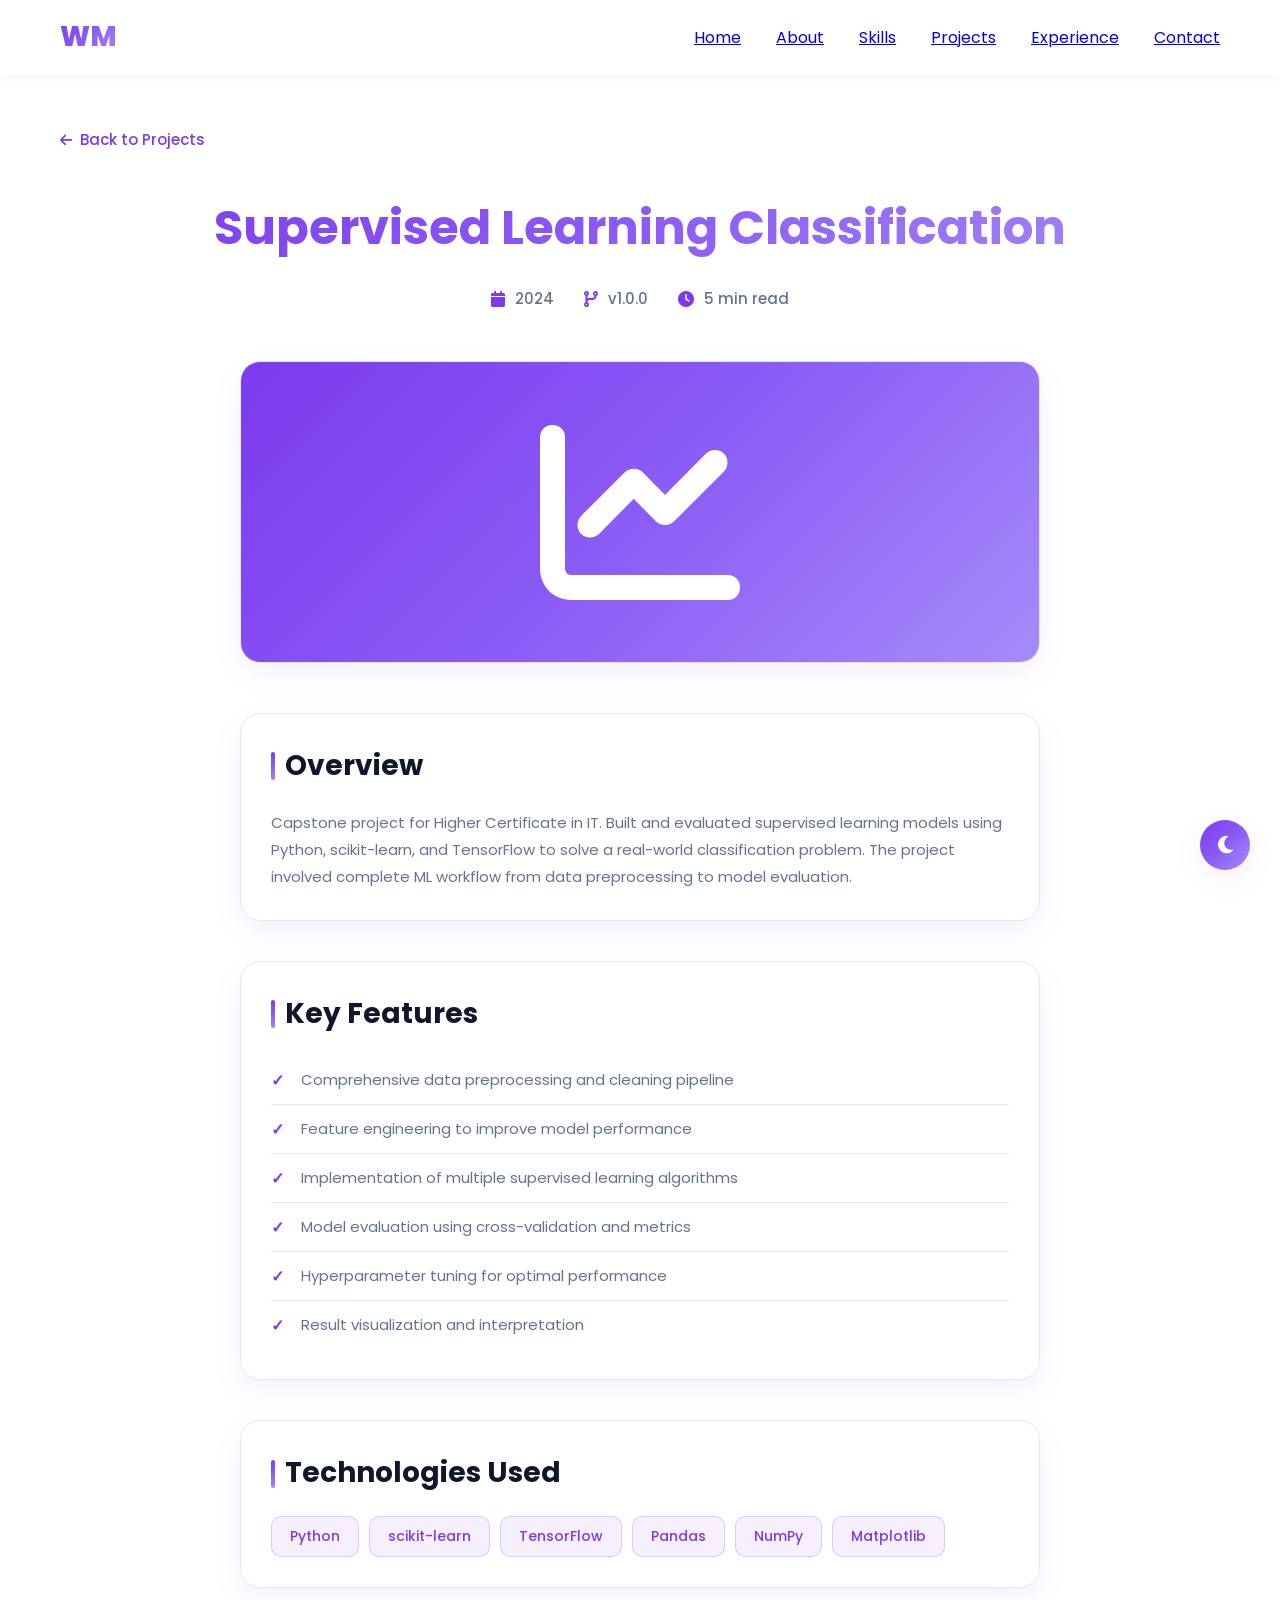
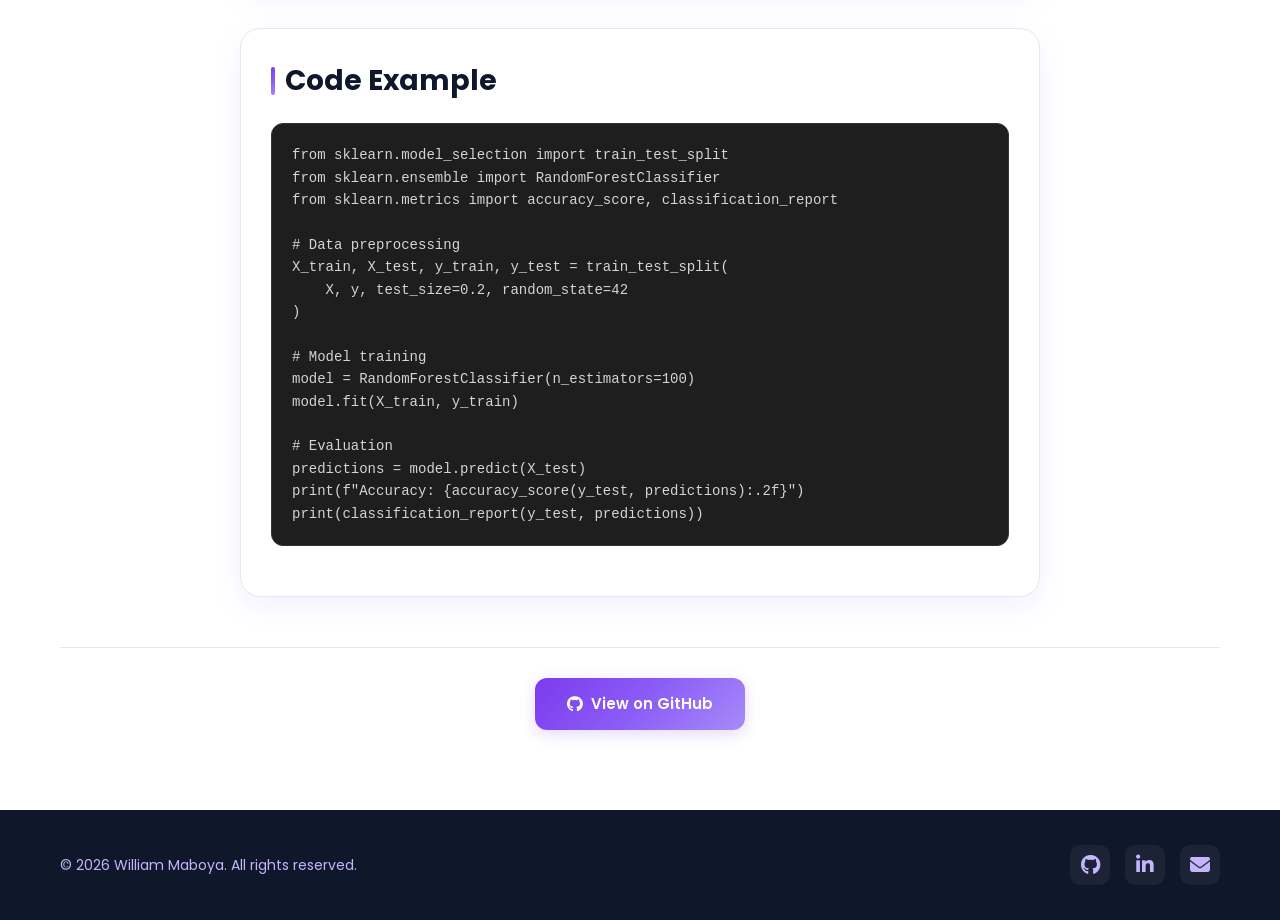
<file: My Portfolio/project-detail.html>
<!DOCTYPE html>
<html lang="en">
<head>
    <meta charset="UTF-8">
    <meta name="viewport" content="width=device-width, initial-scale=1.0">
    <title>Project Detail | William Maboya</title>
    <link rel="stylesheet" href="css/style.css">
    <link rel="stylesheet" href="https://cdnjs.cloudflare.com/ajax/libs/font-awesome/6.4.0/css/all.min.css">
    <link href="https://fonts.googleapis.com/css2?family=Poppins:wght@300;400;500;600;700;800&display=swap" rel="stylesheet">
</head>
<body>
    <!-- Dark Mode Toggle -->
    <button class="dark-mode-toggle" id="darkModeToggle" aria-label="Toggle dark mode">
        <i class="fas fa-moon"></i>
    </button>

    <!-- Reading Progress Bar -->
    <div class="reading-progress-bar"></div>

    <!-- Navigation -->
    <nav class="navbar">
        <div class="container">
            <div class="nav-brand">
                <a href="index.html" class="logo">WM</a>
            </div>
            <div class="nav-menu">
                <ul class="nav-links">
                    <li><a href="index.html#home">Home</a></li>
                    <li><a href="index.html#about">About</a></li>
                    <li><a href="index.html#skills">Skills</a></li>
                    <li><a href="index.html#projects" class="active">Projects</a></li>
                    <li><a href="index.html#experience">Experience</a></li>
                    <li><a href="index.html#contact">Contact</a></li>
                </ul>
            </div>
            <div class="nav-toggle" aria-label="Toggle navigation">
                <i class="fas fa-bars"></i>
            </div>
        </div>
    </nav>

    <main class="project-detail">
        <div class="container">
            <a href="index.html#projects" class="back-to-portfolio">
                <i class="fas fa-arrow-left"></i> Back to Projects
            </a>
            
            <div class="project-header">
                <h1 id="project-title">Project Detail</h1>
                <div class="project-meta">
                    <div class="project-meta-item">
                        <i class="fas fa-calendar"></i>
                        <span id="project-date">2024</span>
                    </div>
                    <div class="project-meta-item">
                        <i class="fas fa-code-branch"></i>
                        <span id="project-version">v1.0.0</span>
                    </div>
                    <div class="project-meta-item">
                        <i class="fas fa-clock"></i>
                        <span id="project-readtime">5 min read</span>
                    </div>
                </div>
            </div>
            
            <div class="project-image-hero" id="project-image">
                <i class="fas fa-code"></i>
            </div>
            
            <div class="project-content-detail" id="project-content"></div>
            
            <div class="project-links-detail">
                <a href="#" class="btn btn-primary" id="github-link" target="_blank">
                    <i class="fab fa-github"></i> View on GitHub
                </a>
                <a href="#" class="btn btn-outline" id="demo-link" target="_blank" style="display: none;">
                    <i class="fas fa-external-link-alt"></i> Live Demo
                </a>
            </div>
        </div>
    </main>

    <footer class="footer">
        <div class="container">
            <div class="footer-content">
                <div class="footer-text">
                    <p>&copy; 2026 William Maboya. All rights reserved.</p>
                </div>
                <div class="footer-social">
                    <a href="https://github.com/" target="_blank" aria-label="GitHub"><i class="fab fa-github"></i></a>
                    <a href="https://www.linkedin.com/in/william-maboya" target="_blank" aria-label="LinkedIn"><i class="fab fa-linkedin-in"></i></a>
                    <a href="mailto:willemmaboya08@gmail.com" aria-label="Email"><i class="fas fa-envelope"></i></a>
                </div>
            </div>
        </div>
    </footer>

    <button id="back-to-top" class="back-to-top" aria-label="Back to top">
        <i class="fas fa-arrow-up"></i>
    </button>

    <script>
        // Dark Mode Toggle
        const darkModeToggle = document.getElementById('darkModeToggle');
        if (darkModeToggle) {
            const darkMode = localStorage.getItem('darkMode') === 'enabled';
            if (darkMode) {
                document.body.classList.add('dark-mode');
                darkModeToggle.innerHTML = '<i class="fas fa-sun"></i>';
            }
            darkModeToggle.addEventListener('click', () => {
                document.body.classList.toggle('dark-mode');
                if (document.body.classList.contains('dark-mode')) {
                    localStorage.setItem('darkMode', 'enabled');
                    darkModeToggle.innerHTML = '<i class="fas fa-sun"></i>';
                } else {
                    localStorage.setItem('darkMode', 'disabled');
                    darkModeToggle.innerHTML = '<i class="fas fa-moon"></i>';
                }
            });
        }
        
        // Reading Progress Bar
        const progressBar = document.querySelector('.reading-progress-bar');
        if (progressBar) {
            window.addEventListener('scroll', () => {
                const windowHeight = window.innerHeight;
                const documentHeight = document.documentElement.scrollHeight;
                const scrollTop = window.scrollY;
                const progress = (scrollTop / (documentHeight - windowHeight)) * 100;
                progressBar.style.width = `${Math.min(progress, 100)}%`;
            });
        }
        
        // Back to Top Button
        const backToTop = document.getElementById('back-to-top');
        if (backToTop) {
            window.addEventListener('scroll', () => {
                backToTop.style.display = window.scrollY > 300 ? 'flex' : 'none';
            });
            backToTop.addEventListener('click', () => {
                window.scrollTo({ top: 0, behavior: 'smooth' });
            });
        }
        
        // Mobile Navigation
        const navToggle = document.querySelector('.nav-toggle');
        const navMenu = document.querySelector('.nav-menu');
        if (navToggle) {
            navToggle.addEventListener('click', (e) => {
                e.stopPropagation();
                navMenu.classList.toggle('active');
            });
        }
        document.addEventListener('click', (e) => {
            if (navMenu && navMenu.classList.contains('active') && 
                !navMenu.contains(e.target) && !navToggle.contains(e.target)) {
                navMenu.classList.remove('active');
            }
        });
        
        // Navbar scroll effect
        const navbar = document.querySelector('.navbar');
        window.addEventListener('scroll', () => {
            if (window.scrollY > 100) {
                navbar.classList.add('scrolled');
            } else {
                navbar.classList.remove('scrolled');
            }
        });
        
        // Project Data
        const projects = {
            'classification-model': {
                title: 'Supervised Learning Classification',
                date: '2024',
                version: 'v1.0.0',
                readtime: '5 min read',
                github: 'https://github.com/william-maboya/ML-Classification-Model',
                demo: null,
                icon: 'fa-chart-line',
                content: `
                    <div class="project-section">
                        <h2>Overview</h2>
                        <p>Capstone project for Higher Certificate in IT. Built and evaluated supervised learning models using Python, scikit-learn, and TensorFlow to solve a real-world classification problem. The project involved complete ML workflow from data preprocessing to model evaluation.</p>
                    </div>
                    <div class="project-section">
                        <h2>Key Features</h2>
                        <ul class="feature-list">
                            <li>Comprehensive data preprocessing and cleaning pipeline</li>
                            <li>Feature engineering to improve model performance</li>
                            <li>Implementation of multiple supervised learning algorithms</li>
                            <li>Model evaluation using cross-validation and metrics</li>
                            <li>Hyperparameter tuning for optimal performance</li>
                            <li>Result visualization and interpretation</li>
                        </ul>
                    </div>
                    <div class="project-section">
                        <h2>Technologies Used</h2>
                        <div class="tech-stack">
                            <span class="tech-badge">Python</span>
                            <span class="tech-badge">scikit-learn</span>
                            <span class="tech-badge">TensorFlow</span>
                            <span class="tech-badge">Pandas</span>
                            <span class="tech-badge">NumPy</span>
                            <span class="tech-badge">Matplotlib</span>
                        </div>
                    </div>
                    <div class="project-section">
                        <h2>Code Example</h2>
                        <div class="code-block"><pre>from sklearn.model_selection import train_test_split
from sklearn.ensemble import RandomForestClassifier
from sklearn.metrics import accuracy_score, classification_report

# Data preprocessing
X_train, X_test, y_train, y_test = train_test_split(
    X, y, test_size=0.2, random_state=42
)

# Model training
model = RandomForestClassifier(n_estimators=100)
model.fit(X_train, y_train)

# Evaluation
predictions = model.predict(X_test)
print(f"Accuracy: {accuracy_score(y_test, predictions):.2f}")
print(classification_report(y_test, predictions))</pre></div>
                    </div>
                `
            },
            'data-pipeline': {
                title: 'Data Preprocessing Pipeline',
                date: '2024',
                version: 'v1.0.0',
                readtime: '4 min read',
                github: 'https://github.com/william-maboya/Data-Preprocessing-Pipeline',
                demo: null,
                icon: 'fa-filter',
                content: `
                    <div class="project-section">
                        <h2>Overview</h2>
                        <p>Developed end-to-end data preprocessing pipelines as part of BSc IT coursework. The pipeline handles missing values, feature scaling, encoding categorical variables, and feature engineering for machine learning workflows.</p>
                    </div>
                    <div class="project-section">
                        <h2>Key Features</h2>
                        <ul class="feature-list">
                            <li>Automated missing value detection and imputation</li>
                            <li>Feature scaling and normalization</li>
                            <li>Categorical variable encoding (One-Hot, Label)</li>
                            <li>Feature selection and engineering</li>
                            <li>Pipeline persistence for reuse</li>
                            <li>Integration with scikit-learn pipelines</li>
                        </ul>
                    </div>
                    <div class="project-section">
                        <h2>Technologies Used</h2>
                        <div class="tech-stack">
                            <span class="tech-badge">Python</span>
                            <span class="tech-badge">Pandas</span>
                            <span class="tech-badge">NumPy</span>
                            <span class="tech-badge">scikit-learn</span>
                            <span class="tech-badge">Data Engineering</span>
                        </div>
                    </div>
                `
            },
            'ml-web-integration': {
                title: 'ML Model Web Integration',
                date: '2024',
                version: 'v1.0.0',
                readtime: '5 min read',
                github: 'https://github.com/william-maboya/ML-Model-Web-Integration',
                demo: null,
                icon: 'fa-globe',
                content: `
                    <div class="project-section">
                        <h2>Overview</h2>
                        <p>Integrated trained machine learning models into web applications to solve real-world problems. The project demonstrates end-to-end ML deployment from model training to web interface.</p>
                    </div>
                    <div class="project-section">
                        <h2>Key Features</h2>
                        <ul class="feature-list">
                            <li>Flask-based web application backend</li>
                            <li>ML model loading and inference API</li>
                            <li>Interactive user interface for predictions</li>
                            <li>Result visualization and display</li>
                            <li>Error handling and input validation</li>
                        </ul>
                    </div>
                    <div class="project-section">
                        <h2>Technologies Used</h2>
                        <div class="tech-stack">
                            <span class="tech-badge">Python</span>
                            <span class="tech-badge">Flask</span>
                            <span class="tech-badge">HTML/CSS</span>
                            <span class="tech-badge">scikit-learn</span>
                            <span class="tech-badge">JavaScript</span>
                            <span class="tech-badge">Model Deployment</span>
                        </div>
                    </div>
                `
            }
        };
        
        const urlParams = new URLSearchParams(window.location.search);
        const projectId = urlParams.get('id') || 'classification-model';
        const project = projects[projectId];
        
        if (project) {
            document.getElementById('project-title').textContent = project.title;
            document.getElementById('project-date').textContent = project.date;
            document.getElementById('project-version').textContent = project.version;
            document.getElementById('project-readtime').textContent = project.readtime;
            document.getElementById('project-content').innerHTML = project.content;
            
            const githubBtn = document.getElementById('github-link');
            if (project.github) {
                githubBtn.href = project.github;
                githubBtn.style.display = 'inline-flex';
            } else {
                githubBtn.style.display = 'none';
            }
            
            const demoBtn = document.getElementById('demo-link');
            if (project.demo) {
                demoBtn.style.display = 'inline-flex';
                demoBtn.href = project.demo;
            } else {
                demoBtn.style.display = 'none';
            }
            
            document.title = project.title + ' | William Maboya';
            
            const iconElement = document.querySelector('#project-image i');
            if (iconElement) iconElement.className = 'fas ' + project.icon;
        }
    </script>
</body>
</html>
</file>
<file: My Portfolio/css/style.css>
/* ============================================ */
/* RESET AND BASE STYLES */
/* ============================================ */
* {
    margin: 0;
    padding: 0;
    box-sizing: border-box;
}

:root {
    --primary-color: #7c3aed;
    --primary-dark: #6d28d9;
    --secondary-color: #8b5cf6;
    --accent-color: #a78bfa;
    --dark: #0f172a;
    --dark-light: #1e1b4b;
    --light: #faf9ff;
    --gray: #64748b;
    --white: #ffffff;
    --black: #0f172a;
    --success: #10b981;
    --warning: #f59e0b;
    --gradient: linear-gradient(135deg, #7c3aed 0%, #8b5cf6 50%, #a78bfa 100%);
    --gradient-dark: linear-gradient(135deg, #5b21b6 0%, #7c3aed 100%);
    --box-shadow: 0 10px 30px rgba(124, 58, 237, 0.08);
    --transition: all 0.3s ease;
}

html {
    scroll-behavior: smooth;
}

body {
    font-family: 'Poppins', sans-serif;
    line-height: 1.6;
    color: var(--dark);
    overflow-x: hidden;
    background-color: var(--white);
    transition: var(--transition);
}

.container {
    max-width: 1200px;
    margin: 0 auto;
    padding: 0 20px;
}

/* ============================================ */
/* IN PROGRESS BADGE */
/* ============================================ */
.in-progress-badge {
    display: inline-block;
    background: linear-gradient(135deg, #f59e0b 0%, #d97706 100%);
    color: white;
    font-size: 11px;
    font-weight: 600;
    padding: 3px 10px;
    border-radius: 20px;
    margin-left: 8px;
    text-transform: uppercase;
    letter-spacing: 0.5px;
    vertical-align: middle;
}

body.dark-mode .in-progress-badge {
    background: linear-gradient(135deg, #fbbf24 0%, #f59e0b 100%);
    color: #0f172a;
}

.status-banner {
    background: linear-gradient(135deg, #7c3aed 0%, #8b5cf6 100%);
    color: white;
    padding: 12px 24px;
    border-radius: 12px;
    margin: 20px 0;
    display: inline-block;
    font-weight: 500;
}

body.dark-mode .status-banner {
    background: linear-gradient(135deg, #a78bfa 0%, #8b5cf6 100%);
    color: #0f172a;
}

/* ============================================ */
/* DARK MODE */
/* ============================================ */
body.dark-mode {
    background-color: #0a0a1a;
    color: #e2e8f0;
}

body.dark-mode .navbar {
    background-color: #1a1035;
    box-shadow: 0 5px 20px rgba(0, 0, 0, 0.3);
}

body.dark-mode .navbar.scrolled {
    background: rgba(26, 16, 53, 0.95);
}

body.dark-mode .nav-link {
    color: #e2e8f0;
}

body.dark-mode .about {
    background-color: #0a0a1a;
}

body.dark-mode .project-card,
body.dark-mode .contact-card,
body.dark-mode .timeline-content,
body.dark-mode .contact-form,
body.dark-mode .stat-card,
body.dark-mode .project-section {
    background-color: #1a1035;
    color: #e2e8f0;
    box-shadow: 0 10px 30px rgba(0, 0, 0, 0.2);
    border-color: #2d1f55;
}

body.dark-mode .skill-badge {
    background-color: #2d1f55;
    color: #a78bfa;
    border-color: #4c1d95;
}

body.dark-mode .skill-badge:hover {
    background: var(--primary-color);
    color: white;
    border-color: var(--primary-color);
}

body.dark-mode .filter-btn {
    background-color: #1a1035;
    color: #e2e8f0;
    border-color: #2d1f55;
}

body.dark-mode .filter-btn.active {
    background: var(--gradient);
    color: white;
}

body.dark-mode .form-group input,
body.dark-mode .form-group textarea,
body.dark-mode .skill-search {
    background-color: #2d1f55;
    border-color: #4c1d95;
    color: #e2e8f0;
}

body.dark-mode .form-group input:focus,
body.dark-mode .form-group textarea:focus {
    border-color: var(--primary-color);
}

body.dark-mode .nav-menu {
    background-color: #1a1035;
}

body.dark-mode .section-title,
body.dark-mode .about-text h3,
body.dark-mode .skills-category h3,
body.dark-mode .project-content h3,
body.dark-mode .timeline-content h3,
body.dark-mode .contact-card h3,
body.dark-mode .project-section h2 {
    color: #ffffff;
}

body.dark-mode .info-label {
    color: #e2e8f0;
}

body.dark-mode .info-value {
    color: #c4b5fd;
}

body.dark-mode .stat-label,
body.dark-mode .project-content p,
body.dark-mode .timeline-content p,
body.dark-mode .contact-card p,
body.dark-mode .about-text p,
body.dark-mode .project-section p,
body.dark-mode .feature-list li {
    color: #c4b5fd;
}

body.dark-mode .hero-wave svg path {
    fill: #0a0a1a;
}

body.dark-mode .project-detail {
    background: #0a0a1a;
}

body.dark-mode .project-image-hero {
    border-color: #2d1f55;
}

body.dark-mode .project-links-detail {
    border-top-color: #2d1f55;
}

body.dark-mode .feature-list li {
    border-bottom-color: #2d1f55;
}

body.dark-mode .success-message {
    background: #064e3b;
    color: #a7f3d0;
}

body.dark-mode .error-message {
    background: #7f1d1d;
    color: #fecaca;
}

/* ============================================ */
/* DARK MODE TOGGLE */
/* ============================================ */
.dark-mode-toggle {
    position: fixed;
    bottom: 30px;
    right: 30px;
    width: 50px;
    height: 50px;
    border-radius: 50%;
    background: var(--gradient);
    border: none;
    color: white;
    cursor: pointer;
    z-index: 999;
    box-shadow: var(--box-shadow);
    transition: var(--transition);
    display: flex;
    align-items: center;
    justify-content: center;
    font-size: 20px;
}

.dark-mode-toggle:hover {
    transform: scale(1.1);
    box-shadow: 0 10px 30px rgba(124, 58, 237, 0.4);
}

/* ============================================ */
/* READING PROGRESS BAR */
/* ============================================ */
.reading-progress-bar {
    position: fixed;
    top: 0;
    left: 0;
    width: 0;
    height: 4px;
    background: var(--gradient);
    z-index: 1001;
    transition: width 0.3s ease;
}

/* ============================================ */
/* BACK TO TOP BUTTON */
/* ============================================ */
.back-to-top {
    position: fixed;
    bottom: 90px;
    right: 30px;
    width: 45px;
    height: 45px;
    border-radius: 12px;
    background: var(--gradient);
    border: none;
    color: white;
    cursor: pointer;
    z-index: 998;
    box-shadow: var(--box-shadow);
    transition: var(--transition);
    display: none;
    align-items: center;
    justify-content: center;
    font-size: 18px;
}

.back-to-top:hover {
    transform: translateY(-3px);
    box-shadow: 0 15px 40px rgba(124, 58, 237, 0.3);
}

/* ============================================ */
/* NAVIGATION */
/* ============================================ */
.navbar {
    position: fixed;
    top: 0;
    left: 0;
    width: 100%;
    background: rgba(255, 255, 255, 0.95);
    backdrop-filter: blur(10px);
    box-shadow: 0 2px 10px rgba(0, 0, 0, 0.05);
    z-index: 1000;
    transition: var(--transition);
    padding: 15px 0;
}

.navbar.scrolled {
    padding: 10px 0;
}

.navbar .container {
    display: flex;
    justify-content: space-between;
    align-items: center;
}

.logo {
    font-size: 28px;
    font-weight: 800;
    color: var(--primary-color);
    text-decoration: none;
    background: var(--gradient);
    -webkit-background-clip: text;
    -webkit-text-fill-color: transparent;
    background-clip: text;
}

.nav-links {
    display: flex;
    list-style: none;
    gap: 35px;
}

.nav-link {
    text-decoration: none;
    color: var(--dark);
    font-weight: 500;
    transition: var(--transition);
    position: relative;
    padding: 5px 0;
    font-size: 15px;
}

.nav-link::after {
    content: '';
    position: absolute;
    bottom: -5px;
    left: 0;
    width: 0;
    height: 2px;
    background: var(--gradient);
    transition: var(--transition);
    border-radius: 2px;
}

.nav-link:hover::after,
.nav-link.active::after {
    width: 100%;
}

.nav-link:hover,
.nav-link.active {
    color: var(--primary-color);
}

.nav-toggle {
    display: none;
    font-size: 24px;
    cursor: pointer;
    color: var(--dark);
}

body.dark-mode .nav-toggle {
    color: #e2e8f0;
}

/* ============================================ */
/* HERO SECTION */
/* ============================================ */
.hero {
    min-height: 100vh;
    background: linear-gradient(135deg, #7c3aed 0%, #8b5cf6 50%, #a78bfa 100%);
    position: relative;
    overflow: visible;
    padding: 100px 0 60px;
    display: flex;
    align-items: center;
}

.hero-content {
    display: grid;
    grid-template-columns: 1fr 1fr;
    gap: 60px;
    align-items: center;
    padding: 40px 0 20px;
    position: relative;
    z-index: 10;
}

.hero-text {
    color: var(--white);
    position: relative;
    z-index: 10;
    padding-bottom: 20px;
}

.greeting {
    font-size: 18px;
    font-weight: 500;
    display: inline-block;
    margin-bottom: 20px;
    animation: fadeInUp 0.8s ease;
    background: rgba(255, 255, 255, 0.15);
    padding: 8px 20px;
    border-radius: 50px;
    backdrop-filter: blur(10px);
}

.hero-title {
    font-size: 58px;
    font-weight: 800;
    margin-bottom: 15px;
    animation: fadeInUp 0.8s ease 0.2s both;
    line-height: 1.2;
    text-shadow: 0 2px 20px rgba(0,0,0,0.1);
}

.typed-container {
    font-size: 28px;
    font-weight: 600;
    margin-bottom: 20px;
    min-height: 70px;
    animation: fadeInUp 0.8s ease 0.4s both;
}

.typed-text {
    color: #fbbf24;
    text-shadow: 0 2px 10px rgba(0,0,0,0.1);
}

.cursor {
    display: inline-block;
    width: 3px;
    margin-left: 3px;
    background-color: var(--white);
    animation: blink 1s infinite;
}

@keyframes blink {
    0%, 100% { opacity: 1; }
    50% { opacity: 0; }
}

.hero-description {
    font-size: 17px;
    margin-bottom: 35px;
    opacity: 0.95;
    animation: fadeInUp 0.8s ease 0.6s both;
    line-height: 1.7;
}

.hero-buttons {
    display: flex;
    gap: 15px;
    margin-bottom: 35px;
    animation: fadeInUp 0.8s ease 0.8s both;
    flex-wrap: wrap;
    position: relative;
    z-index: 10;
}

.btn {
    padding: 14px 32px;
    border-radius: 12px;
    text-decoration: none;
    font-weight: 600;
    transition: var(--transition);
    display: inline-block;
    cursor: pointer;
    border: none;
    font-size: 15px;
    text-align: center;
    pointer-events: auto;
    position: relative;
    z-index: 10;
}

.btn-primary {
    background: var(--gradient);
    color: var(--white);
    box-shadow: 0 4px 15px rgba(124, 58, 237, 0.3);
}

.btn-primary:hover {
    transform: translateY(-3px);
    box-shadow: 0 10px 25px rgba(124, 58, 237, 0.4);
}

.hero-buttons .btn-outline {
    background: transparent;
    color: var(--white);
    border: 2px solid rgba(255, 255, 255, 0.5);
    font-weight: 600;
}

.hero-buttons .btn-outline:hover {
    background: var(--white);
    color: var(--primary-color);
    transform: translateY(-3px);
    border-color: var(--white);
}

/* Social Links */
.social-links {
    display: flex;
    gap: 15px;
    animation: fadeInUp 0.8s ease 1s both;
    position: relative;
    z-index: 50 !important;
    pointer-events: auto;
    margin-top: 10px;
}

.social-link {
    width: 48px;
    height: 48px;
    background: rgba(255, 255, 255, 0.2);
    backdrop-filter: blur(10px);
    border-radius: 14px;
    display: flex;
    align-items: center;
    justify-content: center;
    color: var(--white);
    text-decoration: none;
    transition: var(--transition);
    font-size: 22px;
    pointer-events: auto;
    cursor: pointer;
    border: 1.5px solid rgba(255, 255, 255, 0.4);
    box-shadow: 0 4px 15px rgba(0, 0, 0, 0.15);
}

.social-link i {
    display: inline-block;
    color: #ffffff;
    text-shadow: 0 2px 5px rgba(0, 0, 0, 0.2);
}

.social-link:hover {
    background: var(--white);
    transform: translateY(-5px);
    border-color: var(--white);
    box-shadow: 0 8px 25px rgba(0, 0, 0, 0.2);
}

.social-link:hover i {
    color: var(--primary-color);
}

.hero-image {
    position: relative;
    animation: fadeInRight 0.8s ease;
    z-index: 10;
}

.image-wrapper {
    position: relative;
    width: 100%;
    max-width: 380px;
    margin: 0 auto;
}

.profile-image {
    width: 100%;
    height: auto;
    aspect-ratio: 1;
    object-fit: cover;
    border-radius: 40% 60% 55% 45% / 45% 55% 45% 55%;
    border: 4px solid rgba(255, 255, 255, 0.4);
    box-shadow: 0 20px 40px rgba(0, 0, 0, 0.15);
    transition: var(--transition);
    position: relative;
    z-index: 10;
}

.profile-image:hover {
    border-radius: 55% 45% 60% 40% / 40% 60% 55% 45%;
    border-color: rgba(255, 255, 255, 0.6);
}

.floating-badge {
    position: absolute;
    background: var(--white);
    padding: 12px 20px;
    border-radius: 15px;
    display: flex;
    align-items: center;
    gap: 12px;
    box-shadow: 0 10px 30px rgba(0,0,0,0.15);
    animation: float 4s ease-in-out infinite;
    color: var(--dark);
    z-index: 15;
    font-weight: 500;
}

.badge-1 {
    top: 10px;
    right: -30px;
    animation-delay: 0s;
}

.badge-2 {
    bottom: 30px;
    left: -30px;
    animation-delay: 2s;
}

.floating-badge i {
    color: var(--primary-color);
    font-size: 20px;
}

@keyframes float {
    0%, 100% { transform: translateY(0); }
    50% { transform: translateY(-15px); }
}

/* Hero Wave */
.hero-wave {
    position: absolute;
    bottom: -1px;
    left: 0;
    width: 100%;
    line-height: 0;
    z-index: 5;
    pointer-events: none;
}

.hero-wave svg {
    display: block;
    width: 100%;
    height: auto;
}

/* ============================================ */
/* SECTION STYLES */
/* ============================================ */
section {
    padding: 100px 0;
    position: relative;
}

.section-header {
    text-align: center;
    margin-bottom: 60px;
}

.section-subtitle {
    font-size: 14px;
    color: var(--primary-color);
    text-transform: uppercase;
    letter-spacing: 3px;
    font-weight: 600;
    background: rgba(124, 58, 237, 0.1);
    display: inline-block;
    padding: 8px 20px;
    border-radius: 50px;
}

.section-title {
    font-size: 40px;
    font-weight: 700;
    margin-top: 15px;
    color: var(--dark);
}

.title-divider {
    width: 70px;
    height: 4px;
    background: var(--gradient);
    margin: 20px auto 0;
    border-radius: 2px;
}

/* ============================================ */
/* ABOUT SECTION */
/* ============================================ */
.about {
    background: var(--white);
    position: relative;
    z-index: 3;
}

.about-content {
    display: grid;
    grid-template-columns: 1.5fr 1fr;
    gap: 60px;
    align-items: start;
}

.about-text h3 {
    font-size: 28px;
    margin-bottom: 20px;
    color: var(--dark);
}

.about-text p {
    color: var(--gray);
    margin-bottom: 20px;
    line-height: 1.8;
}

.personal-info {
    display: grid;
    grid-template-columns: repeat(2, 1fr);
    gap: 18px;
    margin: 35px 0;
}

.info-item {
    display: flex;
    gap: 12px;
    align-items: baseline;
}

.info-label {
    font-weight: 600;
    color: var(--dark);
    min-width: 80px;
}

.info-value {
    color: var(--gray);
}

.about-stats {
    display: grid;
    grid-template-columns: repeat(2, 1fr);
    gap: 20px;
}

.stat-card {
    background: var(--light);
    padding: 35px 20px;
    text-align: center;
    border-radius: 20px;
    transition: var(--transition);
    cursor: pointer;
    border: 1px solid #e2e8f0;
}

.stat-card:hover {
    transform: translateY(-8px);
    box-shadow: var(--box-shadow);
    border-color: var(--primary-color);
}

.stat-number {
    font-size: 48px;
    font-weight: 800;
    color: var(--primary-color);
    line-height: 1;
}

.stat-label {
    color: var(--gray);
    margin-top: 12px;
    font-size: 15px;
    font-weight: 500;
}

/* ============================================ */
/* SKILLS SECTION */
/* ============================================ */
.skills {
    background: var(--light);
}

body.dark-mode .skills {
    background: #0a0a1a;
}

.skill-search {
    width: 100%;
    max-width: 400px;
    margin: 0 auto 35px;
    display: block;
    padding: 14px 24px;
    border: 2px solid #e2e8f0;
    border-radius: 15px;
    font-family: inherit;
    transition: var(--transition);
    background: var(--white);
    font-size: 15px;
}

.skill-search:focus {
    outline: none;
    border-color: var(--primary-color);
    box-shadow: 0 0 0 4px rgba(124, 58, 237, 0.1);
}

.skills-content {
    display: grid;
    grid-template-columns: repeat(2, 1fr);
    gap: 40px;
}

.skills-category {
    transition: var(--transition);
    background: var(--white);
    padding: 30px;
    border-radius: 20px;
    border: 1px solid #e2e8f0;
}

.skills-category h3 {
    margin-bottom: 25px;
    color: var(--dark);
    font-size: 20px;
    display: flex;
    align-items: center;
}

.skills-category h3 i {
    color: var(--primary-color);
    margin-right: 12px;
    font-size: 22px;
}

.skills-badges {
    display: flex;
    flex-wrap: wrap;
    gap: 12px;
}

.skill-badge {
    background: var(--light);
    padding: 12px 24px;
    border-radius: 12px;
    color: var(--primary-color);
    font-weight: 500;
    transition: var(--transition);
    cursor: default;
    font-size: 15px;
    border: 1px solid #e2e8f0;
}

.skill-badge:hover {
    background: var(--primary-color);
    color: var(--white);
    transform: translateY(-3px);
    border-color: var(--primary-color);
    box-shadow: 0 5px 15px rgba(124, 58, 237, 0.2);
}

/* ============================================ */
/* PROJECT FILTERS */
/* ============================================ */
.project-filters {
    display: flex;
    justify-content: center;
    gap: 12px;
    margin-bottom: 45px;
    flex-wrap: wrap;
}

.filter-btn {
    padding: 10px 24px;
    border: none;
    background: var(--white);
    color: var(--dark);
    border-radius: 12px;
    cursor: pointer;
    transition: var(--transition);
    font-weight: 500;
    font-size: 14px;
    border: 1px solid #e2e8f0;
}

.filter-btn.active,
.filter-btn:hover {
    background: var(--gradient);
    color: white;
    border-color: transparent;
    box-shadow: 0 5px 15px rgba(124, 58, 237, 0.3);
}

/* ============================================ */
/* PROJECTS SECTION */
/* ============================================ */
.projects-grid {
    display: grid;
    grid-template-columns: repeat(auto-fit, minmax(300px, 1fr));
    gap: 30px;
}

.project-card {
    background: var(--white);
    border-radius: 20px;
    overflow: hidden;
    box-shadow: var(--box-shadow);
    transition: var(--transition);
    cursor: pointer;
    border: 1px solid #e2e8f0;
}

.project-card:hover {
    transform: translateY(-10px);
    box-shadow: 0 20px 40px rgba(124, 58, 237, 0.12);
    border-color: var(--primary-color);
}

.project-image {
    height: 200px;
    background: var(--gradient);
    display: flex;
    align-items: center;
    justify-content: center;
}

.project-image i {
    font-size: 60px;
    color: var(--white);
    opacity: 0.9;
}

.project-content {
    padding: 28px;
}

.project-content h3 {
    font-size: 20px;
    margin-bottom: 12px;
    color: var(--dark);
    font-weight: 600;
}

.project-content p {
    color: var(--gray);
    margin-bottom: 18px;
    font-size: 14px;
    line-height: 1.7;
}

.project-tech {
    display: flex;
    flex-wrap: wrap;
    gap: 8px;
    margin-bottom: 22px;
}

.project-tech span {
    background: rgba(124, 58, 237, 0.08);
    padding: 6px 14px;
    border-radius: 10px;
    font-size: 12px;
    color: var(--primary-color);
    font-weight: 500;
}

.project-links {
    display: flex;
    gap: 20px;
    flex-wrap: wrap;
}

.project-link {
    text-decoration: none;
    color: var(--primary-color);
    font-weight: 500;
    transition: var(--transition);
    display: inline-flex;
    align-items: center;
    justify-content: center;
    gap: 6px;
    font-size: 14px;
}

.project-link i {
    font-size: 14px;
    line-height: 1;
    display: inline-flex;
    align-items: center;
    justify-content: center;
}

.project-link:hover {
    color: var(--primary-dark);
    gap: 8px;
}

/* ============================================ */
/* EXPERIENCE SECTION */
/* ============================================ */
.timeline {
    position: relative;
    max-width: 850px;
    margin: 0 auto;
}

.timeline::before {
    content: '';
    position: absolute;
    left: 50%;
    transform: translateX(-50%);
    width: 3px;
    height: 100%;
    background: var(--gradient);
    border-radius: 3px;
}

.timeline-item {
    position: relative;
    margin-bottom: 50px;
}

.timeline-dot {
    position: absolute;
    left: 50%;
    top: 0;
    transform: translateX(-50%);
    width: 18px;
    height: 18px;
    background: var(--primary-color);
    border-radius: 50%;
    border: 4px solid var(--white);
    box-shadow: 0 0 0 4px rgba(124, 58, 237, 0.2);
    z-index: 2;
}

body.dark-mode .timeline-dot {
    border-color: #1a1035;
}

.timeline-date {
    position: absolute;
    left: calc(50% + 35px);
    top: 0;
    background: var(--gradient);
    color: var(--white);
    padding: 8px 20px;
    border-radius: 12px;
    font-weight: 600;
    font-size: 14px;
    white-space: nowrap;
    box-shadow: 0 5px 15px rgba(124, 58, 237, 0.3);
}

.timeline-content {
    width: calc(50% - 45px);
    margin-left: auto;
    background: var(--white);
    padding: 28px;
    border-radius: 20px;
    box-shadow: var(--box-shadow);
    transition: var(--transition);
    border: 1px solid #e2e8f0;
}

.timeline-content:hover {
    transform: translateY(-5px);
    box-shadow: 0 15px 35px rgba(124, 58, 237, 0.1);
    border-color: var(--primary-color);
}

.timeline-item:nth-child(even) .timeline-content {
    margin-left: 0;
    margin-right: auto;
}

.timeline-item:nth-child(even) .timeline-date {
    left: auto;
    right: calc(50% + 35px);
}

.timeline-content h3 {
    color: var(--dark);
    margin-bottom: 8px;
    font-size: 20px;
    font-weight: 600;
}

.timeline-content h4 {
    color: var(--primary-color);
    margin-bottom: 12px;
    font-weight: 500;
    font-size: 16px;
}

.timeline-content p {
    color: var(--gray);
    font-size: 14px;
    line-height: 1.7;
}

/* ============================================ */
/* CONTACT SECTION */
/* ============================================ */
.contact {
    background: var(--light);
}

body.dark-mode .contact {
    background: #0a0a1a;
}

.contact-content {
    display: grid;
    grid-template-columns: repeat(2, 1fr);
    gap: 40px;
}

.contact-info {
    display: grid;
    grid-template-columns: repeat(2, 1fr);
    gap: 20px;
}

.contact-card {
    background: var(--white);
    padding: 32px 20px;
    text-align: center;
    border-radius: 20px;
    transition: var(--transition);
    cursor: pointer;
    border: 1px solid #e2e8f0;
}

.contact-card:hover {
    transform: translateY(-5px);
    box-shadow: var(--box-shadow);
    border-color: var(--primary-color);
}

.contact-card i {
    font-size: 36px;
    color: var(--primary-color);
    margin-bottom: 18px;
}

.contact-card h3 {
    margin-bottom: 10px;
    color: var(--dark);
    font-size: 18px;
    font-weight: 600;
}

.contact-card p {
    color: var(--gray);
    font-size: 14px;
}

.contact-form {
    background: var(--white);
    padding: 35px;
    border-radius: 20px;
    box-shadow: var(--box-shadow);
    border: 1px solid #e2e8f0;
}

.form-group {
    margin-bottom: 22px;
}

.form-group input,
.form-group textarea {
    width: 100%;
    padding: 14px 18px;
    border: 2px solid #e2e8f0;
    border-radius: 12px;
    font-family: inherit;
    transition: var(--transition);
    font-size: 15px;
    background: var(--white);
}

.form-group input:focus,
.form-group textarea:focus {
    outline: none;
    border-color: var(--primary-color);
    box-shadow: 0 0 0 4px rgba(124, 58, 237, 0.1);
}

.contact-form .btn {
    width: 100%;
    padding: 15px;
    font-size: 16px;
}

.contact-form .btn:disabled {
    opacity: 0.7;
    cursor: not-allowed;
}

.success-message {
    background: #d1fae5;
    color: #065f46;
    padding: 14px;
    border-radius: 12px;
    text-align: center;
    font-weight: 500;
    margin-top: 15px;
}

.error-message {
    background: #fee2e2;
    color: #991b1b;
    padding: 14px;
    border-radius: 12px;
    text-align: center;
    font-weight: 500;
    margin-top: 15px;
}

/* ============================================ */
/* FOOTER */
/* ============================================ */
.footer {
    background: var(--dark);
    color: var(--white);
    padding: 35px 0;
}

.footer-content {
    display: flex;
    justify-content: space-between;
    align-items: center;
    flex-wrap: wrap;
    gap: 20px;
}

.footer-text p {
    color: #c4b5fd;
    font-size: 14px;
}

.footer-social {
    display: flex;
    gap: 15px;
}

.footer-social a {
    color: #c4b5fd;
    text-decoration: none;
    transition: var(--transition);
    font-size: 20px;
    width: 40px;
    height: 40px;
    display: flex;
    align-items: center;
    justify-content: center;
    background: rgba(255, 255, 255, 0.05);
    border-radius: 10px;
}

.footer-social a:hover {
    color: var(--white);
    background: var(--primary-color);
    transform: translateY(-3px);
}

/* ============================================ */
/* PROJECT DETAIL PAGE */
/* ============================================ */
.project-detail {
    padding-top: 120px;
    padding-bottom: 80px;
    min-height: 100vh;
    background: var(--white);
}

.project-header {
    text-align: center;
    margin-bottom: 50px;
}

.project-header h1 {
    font-size: 48px;
    margin-bottom: 20px;
    background: var(--gradient);
    -webkit-background-clip: text;
    -webkit-text-fill-color: transparent;
    background-clip: text;
    font-weight: 700;
}

.project-meta {
    display: flex;
    justify-content: center;
    gap: 30px;
    flex-wrap: wrap;
    margin-bottom: 30px;
}

.project-meta-item {
    display: flex;
    align-items: center;
    gap: 10px;
    color: var(--gray);
    font-size: 15px;
    font-weight: 500;
}

.project-meta-item i {
    color: var(--primary-color);
    font-size: 16px;
}

.project-image-hero {
    width: 100%;
    max-width: 800px;
    margin: 0 auto 50px;
    border-radius: 20px;
    overflow: hidden;
    box-shadow: var(--box-shadow);
    border: 1px solid #e2e8f0;
}

.project-image-hero i {
    font-size: 200px;
    display: block;
    text-align: center;
    padding: 50px;
    background: var(--gradient);
    color: white;
}

.project-content-detail {
    max-width: 800px;
    margin: 0 auto;
}

.project-section {
    margin-bottom: 40px;
    background: var(--white);
    padding: 30px;
    border-radius: 20px;
    border: 1px solid #e2e8f0;
    box-shadow: var(--box-shadow);
}

.project-section h2 {
    font-size: 28px;
    margin-bottom: 20px;
    color: var(--dark);
    font-weight: 700;
    display: flex;
    align-items: center;
    gap: 10px;
}

.project-section h2::before {
    content: '';
    width: 4px;
    height: 28px;
    background: var(--gradient);
    border-radius: 2px;
}

.project-section h3 {
    font-size: 20px;
    margin: 20px 0 10px;
    color: var(--primary-color);
    font-weight: 600;
}

.project-section p {
    color: var(--gray);
    line-height: 1.8;
    font-size: 15px;
}

.project-section a {
    color: var(--primary-color);
    text-decoration: none;
    font-weight: 500;
}

.project-section a:hover {
    text-decoration: underline;
}

.code-block {
    background: #1e1e1e;
    color: #d4d4d4;
    padding: 20px;
    border-radius: 12px;
    overflow-x: auto;
    margin: 20px 0;
    font-family: 'Courier New', monospace;
    font-size: 14px;
    border: 1px solid #333;
}

.code-block pre {
    margin: 0;
    white-space: pre-wrap;
    word-wrap: break-word;
}

.feature-list {
    list-style: none;
    padding: 0;
}

.feature-list li {
    padding: 12px 0;
    padding-left: 30px;
    position: relative;
    color: var(--gray);
    font-size: 15px;
    border-bottom: 1px solid #e2e8f0;
}

.feature-list li:last-child {
    border-bottom: none;
}

.feature-list li:before {
    content: "✓";
    color: var(--primary-color);
    position: absolute;
    left: 0;
    font-weight: bold;
    font-size: 16px;
}

.project-links-detail {
    display: flex;
    gap: 20px;
    justify-content: center;
    margin-top: 50px;
    padding-top: 30px;
    border-top: 1px solid #e2e8f0;
    flex-wrap: wrap;
}

.project-links-detail .btn {
    display: inline-flex;
    align-items: center;
    justify-content: center;
    gap: 8px;
}

.project-links-detail .btn i {
    font-size: 16px;
    line-height: 1;
    display: inline-flex;
    align-items: center;
    justify-content: center;
}

.project-links-detail .btn-outline {
    background: transparent;
    color: var(--primary-color) !important;
    border: 2px solid var(--primary-color) !important;
    font-weight: 600;
}

.project-links-detail .btn-outline:hover {
    background: var(--primary-color) !important;
    color: var(--white) !important;
    transform: translateY(-3px);
    box-shadow: 0 10px 25px rgba(124, 58, 237, 0.2);
}

body.dark-mode .project-links-detail .btn-outline {
    color: var(--white) !important;
    border: 2px solid rgba(255, 255, 255, 0.4) !important;
}

body.dark-mode .project-links-detail .btn-outline:hover {
    background: var(--white) !important;
    color: var(--primary-color) !important;
    border-color: var(--white) !important;
}

.project-links-detail .btn-primary {
    background: var(--gradient);
    color: white;
    box-shadow: 0 4px 15px rgba(124, 58, 237, 0.2);
}

.project-links-detail .btn-primary:hover {
    transform: translateY(-3px);
    box-shadow: 0 10px 25px rgba(124, 58, 237, 0.3);
}

.back-to-portfolio {
    display: inline-flex;
    align-items: center;
    gap: 8px;
    margin-bottom: 30px;
    color: var(--primary-color);
    text-decoration: none;
    font-weight: 500;
    transition: var(--transition);
    padding: 8px 0;
    font-size: 15px;
}

.back-to-portfolio:hover {
    color: var(--primary-dark);
    transform: translateX(-5px);
}

.back-to-portfolio i {
    font-size: 14px;
}

.project-section .tech-stack {
    display: flex;
    flex-wrap: wrap;
    gap: 10px;
    margin-top: 15px;
}

.project-section .tech-badge {
    background: rgba(124, 58, 237, 0.08);
    padding: 8px 18px;
    border-radius: 10px;
    color: var(--primary-color);
    font-weight: 500;
    transition: var(--transition);
    font-size: 14px;
    border: 1px solid rgba(124, 58, 237, 0.2);
}

.project-section .tech-badge:hover {
    background: var(--primary-color);
    color: var(--white);
    transform: translateY(-3px);
}

/* ============================================ */
/* ANIMATIONS */
/* ============================================ */
@keyframes fadeInUp {
    from {
        opacity: 0;
        transform: translateY(30px);
    }
    to {
        opacity: 1;
        transform: translateY(0);
    }
}

@keyframes fadeInRight {
    from {
        opacity: 0;
        transform: translateX(30px);
    }
    to {
        opacity: 1;
        transform: translateX(0);
    }
}

@keyframes rainbow {
    0% { filter: hue-rotate(0deg); }
    100% { filter: hue-rotate(360deg); }
}

.rainbow {
    animation: rainbow 2s linear;
}

/* ============================================ */
/* RESPONSIVE DESIGN */
/* ============================================ */
@media (max-width: 968px) {
    .hero-content {
        grid-template-columns: 1fr;
        text-align: center;
        gap: 40px;
    }
    
    .hero-buttons {
        justify-content: center;
    }
    
    .social-links {
        justify-content: center;
    }
    
    .about-content {
        grid-template-columns: 1fr;
    }
    
    .skills-content {
        grid-template-columns: 1fr;
    }
    
    .contact-content {
        grid-template-columns: 1fr;
    }
    
    .timeline::before {
        left: 30px;
    }
    
    .timeline-dot {
        left: 30px;
    }
    
    .timeline-date {
        left: 75px !important;
        right: auto !important;
        top: -5px;
    }
    
    .timeline-content {
        width: calc(100% - 85px);
        margin-left: 85px !important;
        margin-right: 0 !important;
    }
    
    .nav-menu {
        position: fixed;
        top: 70px;
        left: -100%;
        width: 100%;
        background: var(--white);
        padding: 30px 20px;
        transition: var(--transition);
        box-shadow: var(--box-shadow);
        max-height: calc(100vh - 70px);
        overflow-y: auto;
        z-index: 1002;
        border-radius: 0 0 20px 20px;
    }
    
    body.dark-mode .nav-menu {
        background: #1a1035;
    }
    
    .nav-menu.active {
        left: 0;
    }
    
    .nav-links {
        flex-direction: column;
        align-items: center;
        gap: 20px;
    }
    
    .nav-toggle {
        display: block;
    }
    
    .floating-badge {
        display: none;
    }
    
    .hero {
        padding: 100px 0 60px;
    }
    
    .project-detail {
        padding-top: 100px;
    }
    
    .project-header h1 {
        font-size: 36px;
    }
    
    .project-section {
        padding: 20px;
    }
    
    .project-section h2 {
        font-size: 24px;
    }
    
    .project-image-hero i {
        font-size: 120px;
        padding: 30px;
    }
}

@media (max-width: 576px) {
    .hero-title {
        font-size: 40px;
    }
    
    .typed-container {
        font-size: 22px;
        min-height: 50px;
    }
    
    .hero-buttons {
        flex-direction: column;
        align-items: stretch;
    }
    
    .hero-buttons .btn {
        width: 100%;
    }
    
    .social-links {
        gap: 10px;
    }
    
    .social-link {
        width: 45px;
        height: 45px;
        font-size: 18px;
    }
    
    .personal-info {
        grid-template-columns: 1fr;
    }
    
    .about-stats {
        grid-template-columns: 1fr;
    }
    
    .contact-info {
        grid-template-columns: 1fr;
    }
    
    .section-title {
        font-size: 32px;
    }
    
    .project-filters {
        gap: 8px;
    }
    
    .filter-btn {
        padding: 8px 16px;
        font-size: 13px;
    }
    
    .footer-content {
        flex-direction: column;
        text-align: center;
    }
    
    .skills-category {
        padding: 20px;
    }
    
    .project-header h1 {
        font-size: 28px;
    }
    
    .project-meta {
        gap: 15px;
    }
    
    .project-meta-item {
        font-size: 13px;
    }
    
    .project-links-detail {
        flex-direction: column;
        align-items: stretch;
    }
    
    .project-links-detail .btn {
        width: 100%;
        text-align: center;
        justify-content: center;
    }
    
    .skills-badges {
        gap: 8px;
    }
    
    .skill-badge {
        padding: 10px 18px;
        font-size: 14px;
    }
}
</file>
